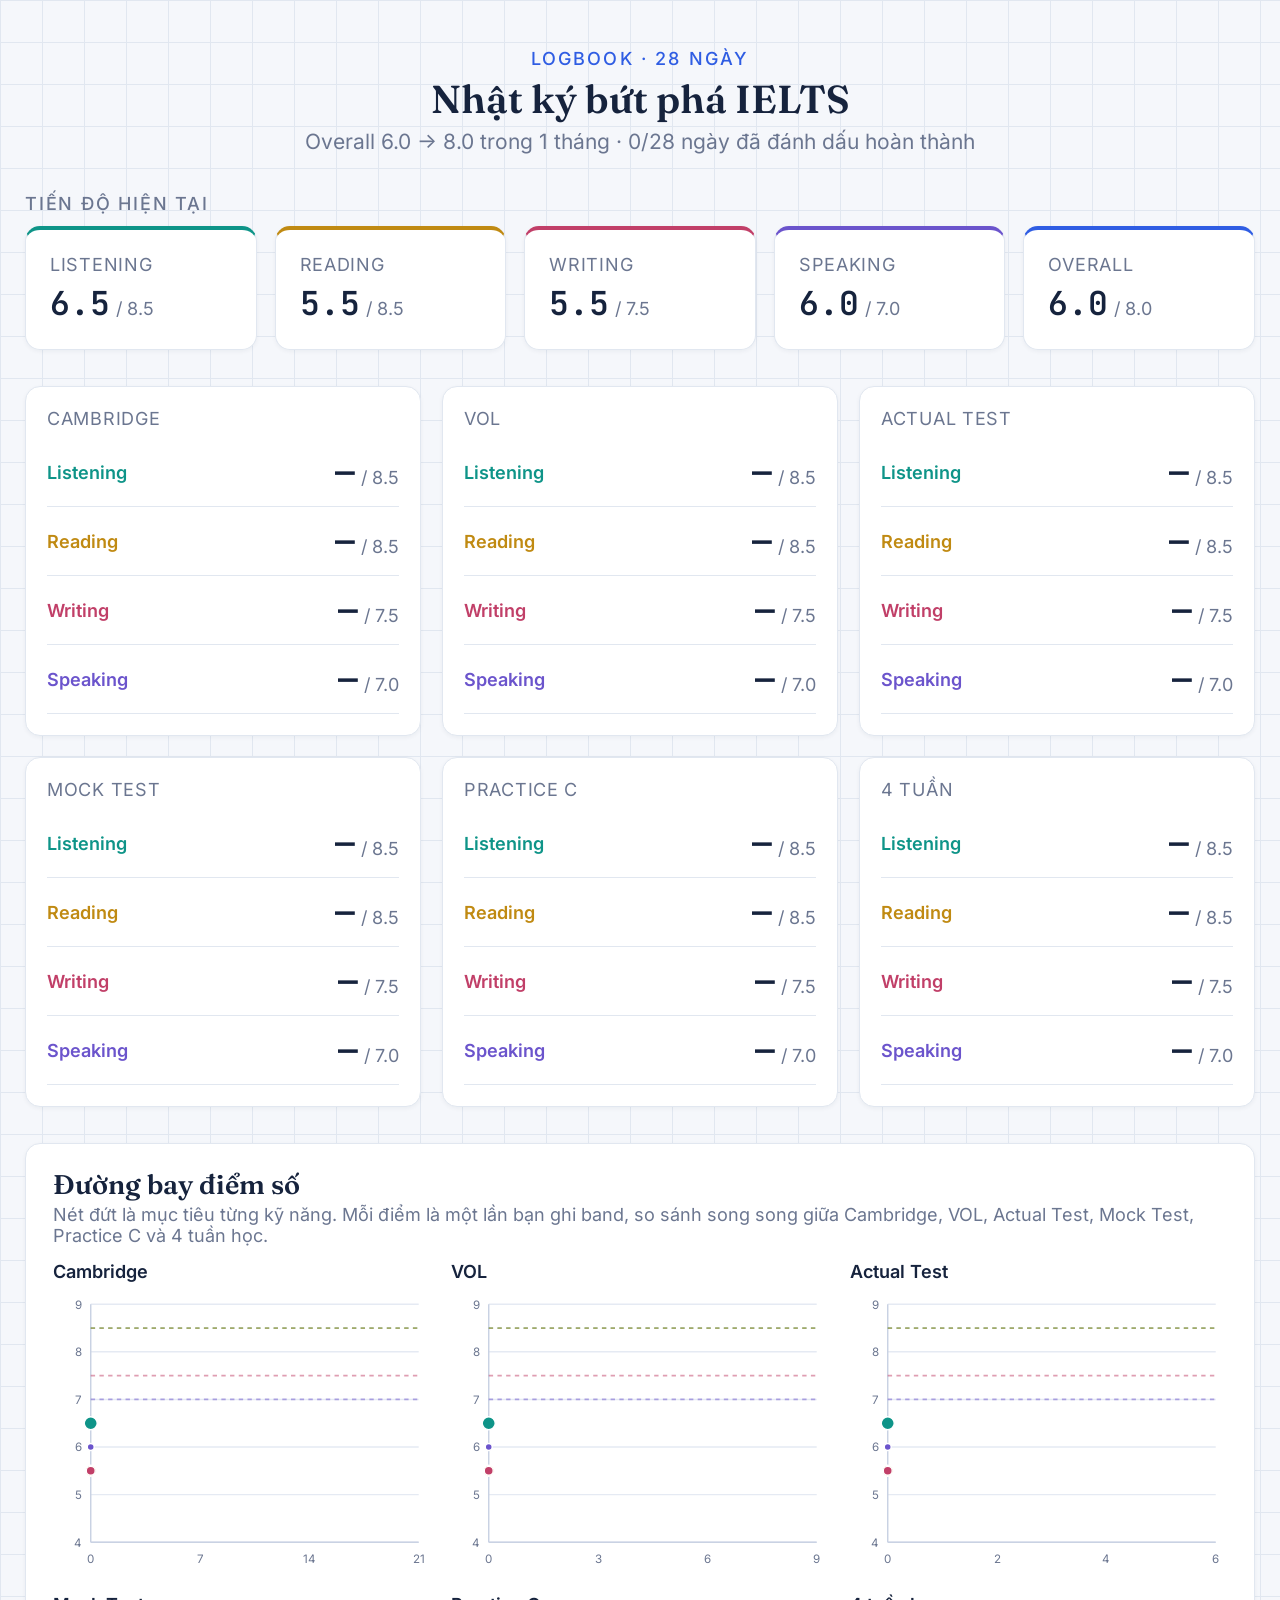
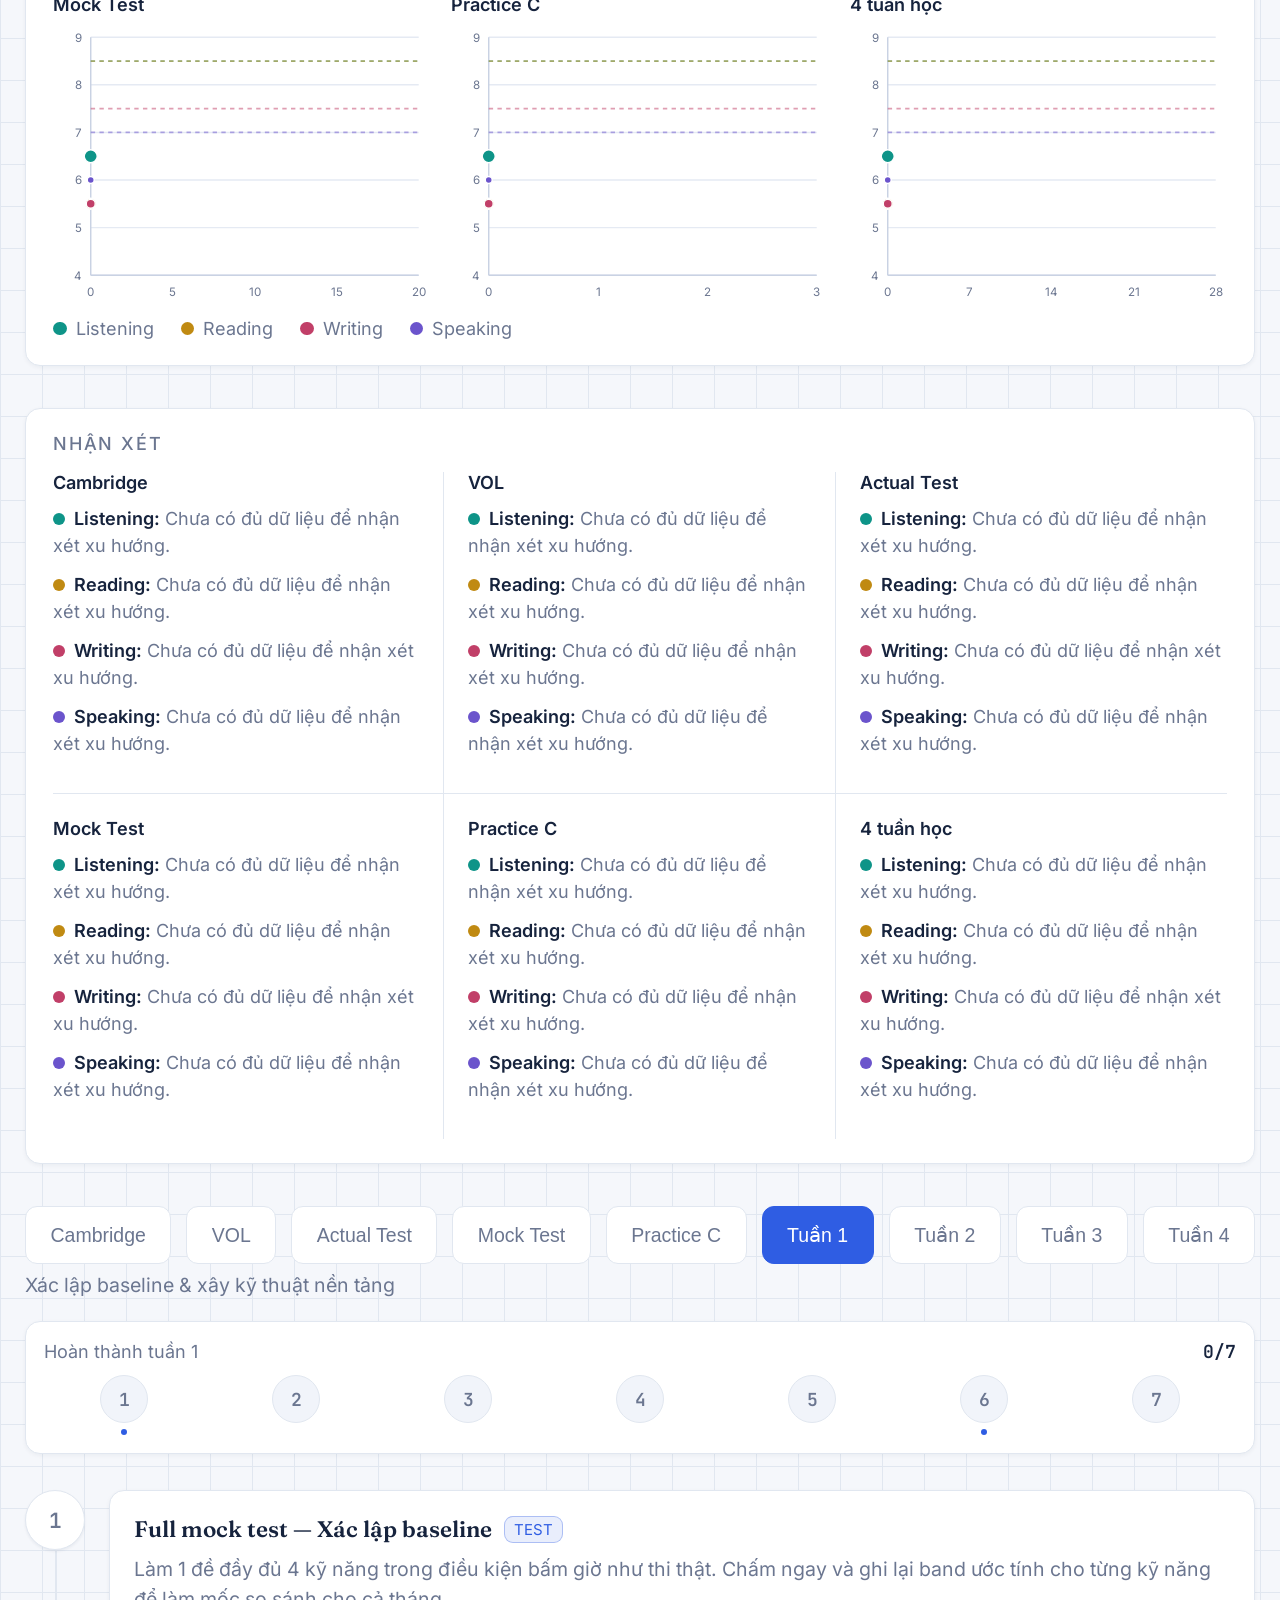
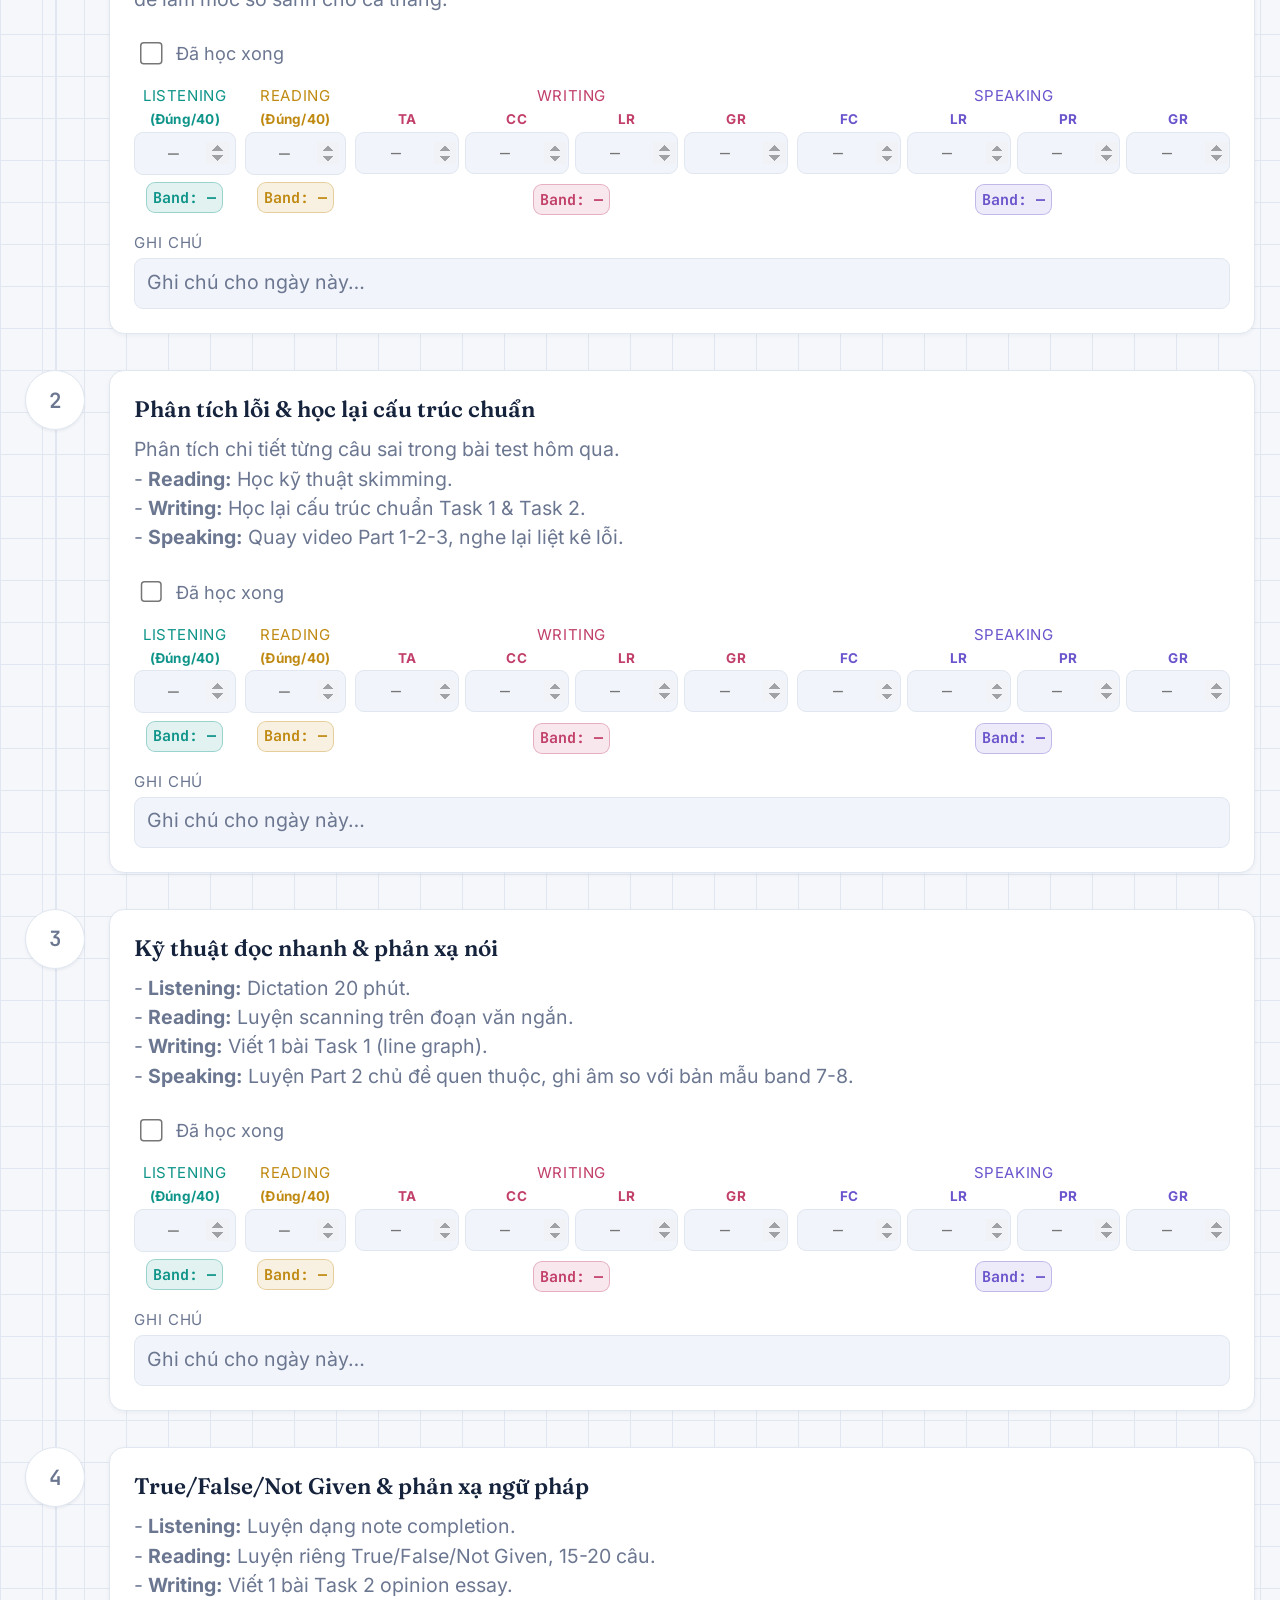
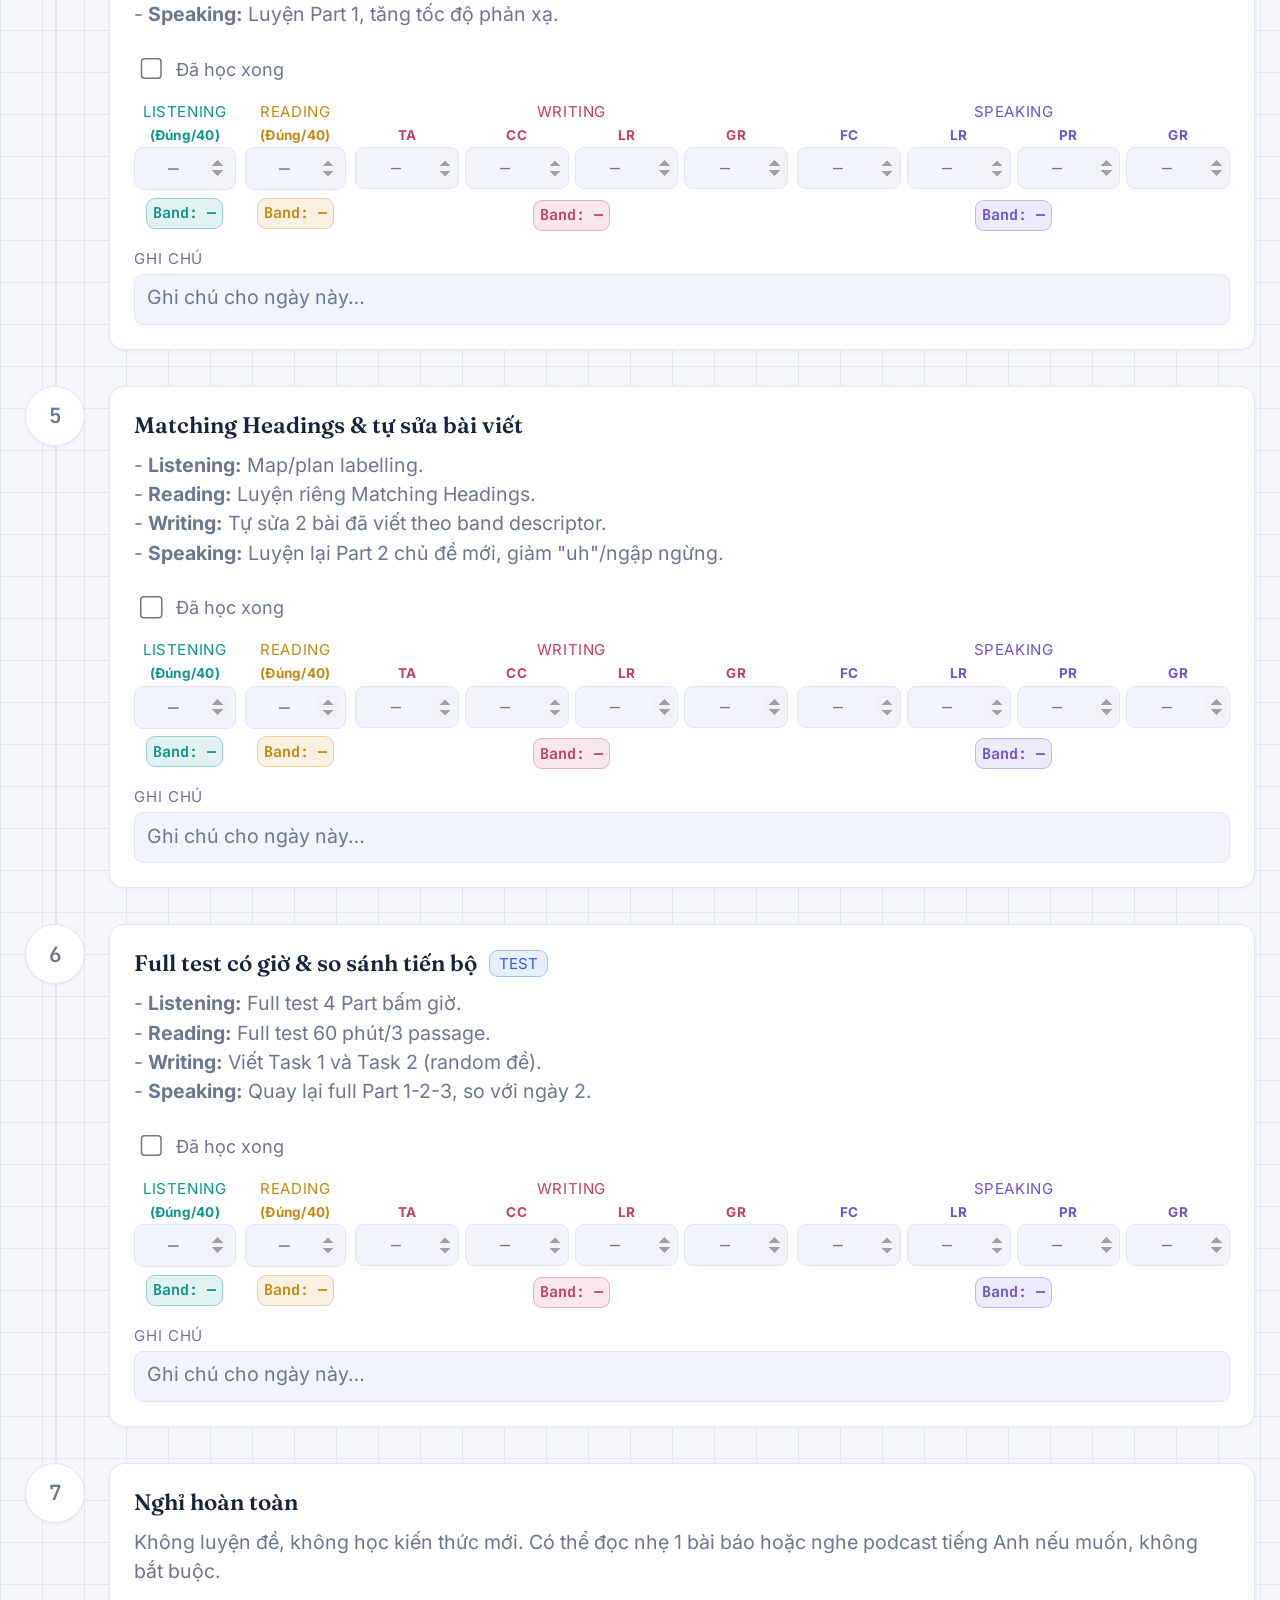
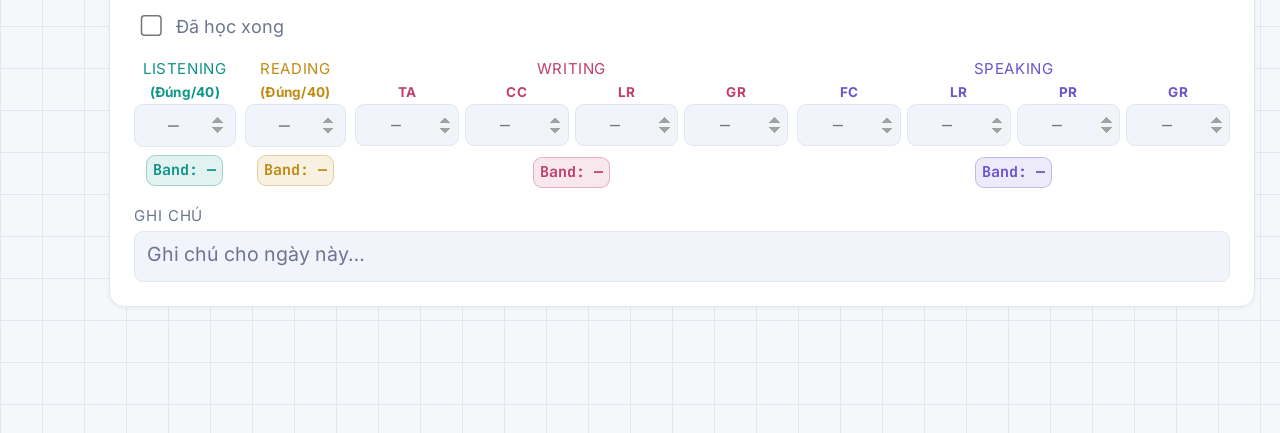
<file: IELTS/index.html>
<!DOCTYPE html>
<html lang="vi">
<head>
<meta charset="UTF-8" />
<meta name="viewport" content="width=device-width, initial-scale=1.0" />
<title>NHẬT KÝ IELTS</title>
<link rel="icon" type="image/gif" href="[data-uri]" />
<link rel="stylesheet" href="style.css" />
</head>
<body>
<div class="wrap">
  <div style="text-align:center;">
    <div class="eyebrow">Logbook · 28 ngày</div>
    <h1>Nhật ký bứt phá IELTS</h1>
    <p class="sub" id="header-sub">Overall 6.0 → 8.0 trong 1 tháng</p>
  </div>

  <div class="section-label">Tiến độ hiện tại</div>
  <div class="stats-grid" id="stats-grid"></div>

  <div id="category-averages" class="charts-grid" style="margin-bottom:24px;"></div>

  <div class="card chart-card">
    <div class="chart-head">
      <span class="chart-title">Đường bay điểm số</span>
    </div>
    <p class="chart-note">Nét đứt là mục tiêu từng kỹ năng. Mỗi điểm là một lần bạn ghi band, so sánh song song giữa Cambridge, VOL, Actual Test, Mock Test, Practice C và 4 tuần học.</p>
    <div id="charts-row" class="charts-grid">
      <div class="charts-grid-item">
        <div style="font-size:12px; font-weight:600; margin-bottom:4px; color:var(--ink);">Cambridge</div>
        <div id="chart-cam"></div>
      </div>
      <div class="charts-grid-item">
        <div style="font-size:12px; font-weight:600; margin-bottom:4px; color:var(--ink);">VOL</div>
        <div id="chart-vol"></div>
      </div>
      <div class="charts-grid-item">
        <div style="font-size:12px; font-weight:600; margin-bottom:4px; color:var(--ink);">Actual Test</div>
        <div id="chart-actual"></div>
      </div>
      <div class="charts-grid-item">
        <div style="font-size:12px; font-weight:600; margin-bottom:4px; color:var(--ink);">Mock Test</div>
        <div id="chart-mock"></div>
      </div>
      <div class="charts-grid-item">
        <div style="font-size:12px; font-weight:600; margin-bottom:4px; color:var(--ink);">Practice C</div>
        <div id="chart-practicec"></div>
      </div>
      <div class="charts-grid-item">
        <div style="font-size:12px; font-weight:600; margin-bottom:4px; color:var(--ink);">4 tuần học</div>
        <div id="chart-week"></div>
      </div>
    </div>
    <div class="legend-grid" id="legend-grid"></div>
  </div>


  <div class="card" id="chart-commentary" style="padding:16px 18px; margin-bottom:28px;"></div>

  <div class="week-tabs" id="main-tabs"></div>
  <p class="week-caption" id="week-caption"></p>

  <div id="cam-content">
    <div class="card" id="cam-completion" style="padding:14px; margin-bottom:16px;"></div>
    <div class="card" id="cam-test-summary" style="padding:14px; margin-bottom:16px;"></div>
    <div id="cam-tests"></div>
    <div class="vol-actions" id="cam-actions" style="display:flex; gap:10px; margin:12px 0 20px; flex-wrap:wrap; justify-content:center;"></div>
    <div id="cam-summary-wrap" style="margin-bottom:28px;"></div>
  </div>

  <div id="vol-content">
    <div class="card" id="vol-completion" style="padding:14px; margin-bottom:16px;"></div>
    <div class="card" id="vol-test-summary" style="padding:14px; margin-bottom:16px;"></div>
    <div id="vol-tests"></div>
    <div class="vol-actions" id="vol-actions" style="display:flex; gap:10px; margin:12px 0 20px; flex-wrap:wrap; justify-content:center;"></div>
    <div id="vol-summary-wrap" style="margin-bottom:28px;"></div>
  </div>

  <div id="actual-content">
    <div class="card" id="actual-completion" style="padding:14px; margin-bottom:16px;"></div>
    <div class="card" id="actual-test-summary" style="padding:14px; margin-bottom:16px;"></div>
    <div id="actual-tests"></div>
    <div class="vol-actions" id="actual-actions" style="display:flex; gap:10px; margin:12px 0 20px; flex-wrap:wrap; justify-content:center;"></div>
    <div id="actual-summary-wrap" style="margin-bottom:28px;"></div>
  </div>

  <div id="mock-content">
    <div class="card" id="mock-completion" style="padding:14px; margin-bottom:16px;"></div>
    <div class="card" id="mock-test-summary" style="padding:14px; margin-bottom:16px;"></div>
    <div id="mock-tests"></div>
    <div class="vol-actions" id="mock-actions" style="display:flex; gap:10px; margin:12px 0 20px; flex-wrap:wrap; justify-content:center;"></div>
    <div id="mock-summary-wrap" style="margin-bottom:28px;"></div>
  </div>

  <div id="practicec-content">
    <div class="card" id="practicec-completion" style="padding:14px; margin-bottom:16px;"></div>
    <div class="card" id="practicec-test-summary" style="padding:14px; margin-bottom:16px;"></div>
    <div id="practicec-tests"></div>
    <div class="vol-actions" id="practicec-actions" style="display:flex; gap:10px; margin:12px 0 20px; flex-wrap:wrap; justify-content:center;"></div>
    <div id="practicec-summary-wrap" style="margin-bottom:28px;"></div>
  </div>

  <div id="week-content">
    <div class="card week-summary" id="week-summary"></div>
    <div class="day-list" id="day-list"></div>
  </div>
</div>

<script src="script.js"></script>
</body>
</html>
</file>
<file: IELTS/style.css>
@import url('https://fonts.googleapis.com/css2?family=Fraunces:opsz,wght@9..144,500;9..144,600;9..144,700&family=Inter:wght@400;500;600&family=JetBrains+Mono:wght@400;500;600&display=swap');

:root{
  --bg:#F5F7FB; --surface:#FFFFFF; --inset:#F1F4FA; --border:#E1E7F0;
  --ink:#16233D; --ink-muted:#6B7690; --accent:#2F5DE3; --success:#16A34A; --danger:#DC2626; --warning:#FACC15; --pending:#F68EC5;
}
*{ box-sizing:border-box; }
body{
  margin:0; min-height:100vh; background:var(--bg);
  background-image:
    linear-gradient(var(--border) 1px, transparent 1px),
    linear-gradient(90deg, var(--border) 1px, transparent 1px);
  background-size:28px 28px;
  color:var(--ink); font-family:'Inter',sans-serif;
  padding:32px 16px 60px;
  zoom:1.5;
}
.wrap{ max-width:820px; margin:0 auto; }
.eyebrow{ font-size:12px; text-transform:uppercase; letter-spacing:.12em; font-weight:500; color:var(--accent); }
h1{ font-family:'Fraunces',serif; font-size:26px; font-weight:600; margin:4px 0 4px; }
.sub{ color:var(--ink-muted); font-size:14px; margin:0 0 26px; }
.section-label{ font-size:12px; text-transform:uppercase; letter-spacing:.1em; font-weight:500; color:var(--ink-muted); margin:0 0 8px; }
.card{ background:var(--surface); border:1px solid var(--border); border-radius:10px; box-shadow:0 1px 3px rgba(22,35,61,.05); }

.stats-grid{ display:grid; grid-template-columns:repeat(2,1fr); gap:12px; margin-bottom:24px; }
@media(min-width:640px){ .stats-grid{ grid-template-columns:repeat(4,1fr); } }
@media(min-width:640px){ #stats-grid{ grid-template-columns:repeat(5,minmax(0,1fr)); } }
.stat-card{ padding:16px; border-radius:10px; background:var(--surface); border:1px solid var(--border); border-top:3px solid; box-shadow:0 1px 3px rgba(22,35,61,.05); }
.stat-label{ font-size:12px; text-transform:uppercase; letter-spacing:.04em; color:var(--ink-muted); }
.stat-value-row{ display:flex; align-items:baseline; gap:4px; margin-top:4px; }
.stat-value{ font-family:'JetBrains Mono',monospace; font-size:22px; font-weight:600; }
.stat-target{ font-size:12px; color:var(--ink-muted); }
.stat-delta{ margin-top:4px; font-size:12px; }

.chart-card{ padding:16px 18px; margin-bottom:28px; }
.chart-head{ display:flex; align-items:center; justify-content:space-between; flex-wrap:wrap; gap:4px; margin-bottom:2px; }
.chart-title{ font-family:'Fraunces',serif; font-size:18px; font-weight:600; }
.chart-note{ color:var(--ink-muted); font-size:12px; margin:2px 0 10px; }
.charts-grid{ display:grid; grid-template-columns:repeat(2,minmax(0,1fr)); gap:14px; }
@media(min-width:640px){ .charts-grid{ grid-template-columns:repeat(3,minmax(0,1fr)); } }
.charts-grid-item{ min-width:0; }
.commentary-grid{ display:grid; grid-template-columns:repeat(3,minmax(0,1fr)); }
.commentary-cell{ padding:0 16px 16px; min-width:0; }
.commentary-cell:nth-child(3n+1){ padding-left:0; }
.commentary-cell:nth-child(3n){ padding-right:0; }
.commentary-cell:not(:nth-child(3n)){ border-right:1px solid var(--border); }
.commentary-cell:nth-child(-n+3){ border-bottom:1px solid var(--border); }
.commentary-cell:nth-child(n+4){ padding-top:16px; }
@media(max-width:640px){
  .commentary-grid{ grid-template-columns:1fr; }
  .commentary-cell{ border-right:none !important; padding:16px 0; }
  .commentary-cell:first-child{ padding-top:0; }
  .commentary-cell:not(:last-child){ border-bottom:1px solid var(--border); }
}
.legend{ display:flex; flex-wrap:wrap; gap:14px; margin-top:8px; }
.legend-item{ display:flex; align-items:center; gap:6px; font-size:12px; color:var(--ink-muted); }
.legend-dot{ width:9px; height:9px; border-radius:50%; display:inline-block; flex-shrink:0; }
.legend-grid{ display:inline-grid; grid-template-columns:repeat(4,max-content); column-gap:18px; row-gap:8px; margin-top:8px; }

.week-tabs{ display:flex; gap:10px; flex-wrap:nowrap; margin-bottom:6px; }
.week-tab{ padding:8px 16px; border-radius:8px; font-size:14px; font-weight:500; cursor:pointer; border:1px solid var(--border); background:var(--surface); color:var(--ink-muted); transition:background .15s ease, color .15s ease, box-shadow .15s ease; }
.week-tabs .week-tab{ flex:1 1 auto; min-width:0; padding:11px 14px; font-size:13px; white-space:nowrap; overflow:hidden; text-overflow:ellipsis; text-align:center; }
.week-tab.active{ background:var(--accent); border-color:var(--accent); color:#fff; }
.week-tab.action-add{ border-color:var(--success); color:var(--success); }
.week-tab.action-add:hover{ background:var(--success); color:#fff; box-shadow:0 2px 6px rgba(22,163,74,.3); }
.week-tab.action-end{ border-color:var(--accent); color:var(--accent); }
.week-tab.action-end:hover{ background:var(--accent); color:#fff; box-shadow:0 2px 6px rgba(47,93,227,.3); }
.week-caption{ color:var(--ink-muted); font-size:13px; margin:0 0 16px; }

.week-summary{ padding:12px; margin-bottom:24px; }
.week-summary-head{ display:flex; align-items:center; justify-content:space-between; margin-bottom:8px; font-size:12px; }
.week-summary-count{ font-family:'JetBrains Mono',monospace; font-weight:600; color:var(--ink); }
.week-summary-grid{ display:grid; grid-template-columns:repeat(7,1fr); gap:8px; }
.circle-wrap-grid{ display:grid; grid-template-columns:repeat(auto-fill, 32px); gap:6px; justify-content:start; }
.summary-cell{ display:flex; flex-direction:column; align-items:center; gap:4px; }
.summary-badge{ width:100%; max-width:32px; aspect-ratio:1; border-radius:50%; display:flex; align-items:center; justify-content:center; font-size:12px; font-weight:600; font-family:'JetBrains Mono',monospace; border:1px solid var(--border); background:var(--inset); color:var(--ink-muted); }
.summary-badge.done{ background:var(--success); border-color:var(--success); color:#fff; }
.summary-test-dot{ width:4px; height:4px; border-radius:50%; }

.day-list{ position:relative; }
.day-row{ position:relative; padding-left:56px; padding-bottom:24px; }
.day-line{ position:absolute; left:20px; top:40px; bottom:0; width:1px; background:var(--border); }
.day-badge{ position:absolute; left:0; top:0; width:40px; height:40px; border-radius:50%; display:flex; align-items:center; justify-content:center; font-size:14px; font-weight:600; font-family:'JetBrains Mono',monospace; border:1px solid var(--border); background:var(--surface); color:var(--ink-muted); box-shadow:0 1px 2px rgba(22,35,61,.06); }
.day-badge.done{ background:var(--success); border-color:var(--success); color:#fff; }
.day-card{ padding:16px; border-radius:10px; background:var(--surface); border:1px solid var(--border); box-shadow:0 1px 3px rgba(22,35,61,.05); position:relative; }
.test-delete-btn{ position:absolute; top:10px; right:10px; width:22px; height:22px; border-radius:50%; border:1px solid var(--border); background:var(--inset); color:var(--ink-muted); display:flex; align-items:center; justify-content:center; font-size:13px; line-height:1; cursor:pointer; }
.test-delete-btn:hover{ background:var(--danger); border-color:var(--danger); color:#fff; }
.day-head{ display:flex; align-items:flex-start; justify-content:space-between; gap:12px; flex-wrap:wrap; }
.day-title-row{ display:flex; align-items:center; gap:8px; flex-wrap:wrap; }
.day-title{ font-family:'Fraunces',serif; font-weight:600; font-size:15px; }
.test-badge{ font-size:10px; padding:2px 6px; border-radius:6px; background:rgba(47,93,227,.1); color:var(--accent); border:1px solid rgba(47,93,227,.33); }
.day-desc{ font-size:13px; color:var(--ink-muted); line-height:1.5; margin-top:4px; cursor:pointer; border-radius:6px; padding:4px 6px; margin-left:-6px; margin-right:-6px; transition:background .15s ease; }
.day-desc:hover{ background:var(--inset); }
.day-desc-editable{ font-size:13px; line-height:1.5; margin-top:4px; min-height:56px; border-radius:6px; padding:7px 8px; background:var(--inset); border:1px solid var(--accent); color:var(--ink); font-family:'Inter',sans-serif; outline:none; white-space:pre-wrap; word-wrap:break-word; }
.day-desc-save-row{ display:flex; justify-content:flex-end; margin-top:6px; }
.day-desc-save-btn{ padding:6px 14px; border-radius:8px; font-size:12px; font-weight:600; cursor:pointer; border:1px solid var(--accent); background:var(--accent); color:#fff; transition:filter .15s ease; }
.day-desc-save-btn:hover{ filter:brightness(1.08); }
.done-toggle{ display:flex; align-items:center; gap:6px; font-size:12px; color:var(--ink-muted); white-space:nowrap; cursor:pointer; margin-top:12px; }
.done-toggle input{ accent-color:var(--success); width:15px; height:15px; }

.band-grid{ display:grid; grid-template-columns:repeat(10,minmax(0,1fr)); gap:6px; margin-top:12px; align-items:stretch; }
.band-field{ display:flex; flex-direction:column; min-width:0; }
.band-field.span4{ grid-column:span 4; }
.band-field label{ display:block; font-size:10px; text-transform:uppercase; letter-spacing:.04em; margin-bottom:4px; line-height:1.2; text-align:center; }
.band-field input{ width:100%; min-width:0; border-radius:6px; padding:6px 4px; font-size:12px; text-align:center; background:var(--inset); border:1px solid var(--border); color:var(--ink); font-family:'JetBrains Mono',monospace; }
.raw-score-row{ display:flex; flex-direction:column; gap:3px; }
.raw-score-row input{ width:100%; min-width:0; border-radius:6px; padding:6px 4px; font-size:12px; text-align:center; background:var(--inset); border:1px solid var(--border); color:var(--ink); font-family:'JetBrains Mono',monospace; }
.raw-suffix{ font-size:9px; font-weight:700; color:var(--ink-muted); text-align:center; letter-spacing:.02em; line-height:1.2; white-space:nowrap; }
.raw-band-out{ margin-top:5px; align-self:center; max-width:100%; box-sizing:border-box; padding:3px 4px; border-radius:6px; display:inline-block; text-align:center; font-size:10px; font-weight:700; font-family:'JetBrains Mono',monospace; white-space:nowrap; overflow:hidden; text-overflow:ellipsis; }
.sub-score-grid{ display:grid; grid-template-columns:repeat(4,minmax(0,1fr)); gap:4px; margin-bottom:2px; }
.sub-score-item{ display:flex; flex-direction:column; gap:3px; min-width:0; }
.sub-score-label{ font-size:9px; font-weight:700; text-align:center; letter-spacing:.02em; }
.sub-score-item input{ width:100%; min-width:0; text-align:center; padding:6px 1px; font-size:11px; }
.date-input{ width:140px; border-radius:6px; padding:5px 26px 5px 8px; font-size:12px; background:var(--inset); border:1px solid var(--border); color:var(--ink); font-family:'JetBrains Mono',monospace; }
.date-wrap{ position:relative; display:inline-block; }
.date-native{ position:absolute; width:1px; height:1px; opacity:0; pointer-events:none; left:0; top:0; }
.date-icon-btn{ position:absolute; right:4px; top:50%; transform:translateY(-50%); width:20px; height:20px; padding:0; border:0; background:none; cursor:pointer; display:flex; align-items:center; justify-content:center; color:var(--ink-muted); }
.date-icon{ width:14px; height:14px; pointer-events:none; }

.note-field{ margin-top:12px; }
.note-field label{ display:block; font-size:10px; text-transform:uppercase; letter-spacing:.06em; margin-bottom:4px; color:var(--ink-muted); }
.note-field label .hint{ text-transform:none; letter-spacing:normal; font-weight:400; font-size:10px; }
.note-editable{ width:100%; min-height:34px; border-radius:6px; padding:7px 8px; font-size:13px; background:var(--inset); border:1px solid var(--border); color:var(--ink); font-family:'Inter',sans-serif; text-align:justify; outline:none; white-space:pre-wrap; word-wrap:break-word; }
.note-editable:focus{ border-color:var(--accent); }
.note-editable:empty:before{ content:attr(data-placeholder); color:var(--ink-muted); }

.reset-row{ text-align:center; margin-top:16px; }
.reset-row button{ background:none; border:none; color:var(--ink-muted); font-size:12px; text-decoration:underline; cursor:pointer; }
.storage-note{ text-align:center; color:var(--ink-muted); font-size:11px; margin-top:6px; }
input[type=number]::-webkit-inner-spin-button, input[type=number]::-webkit-outer-spin-button{ opacity:.5; }
</file>
